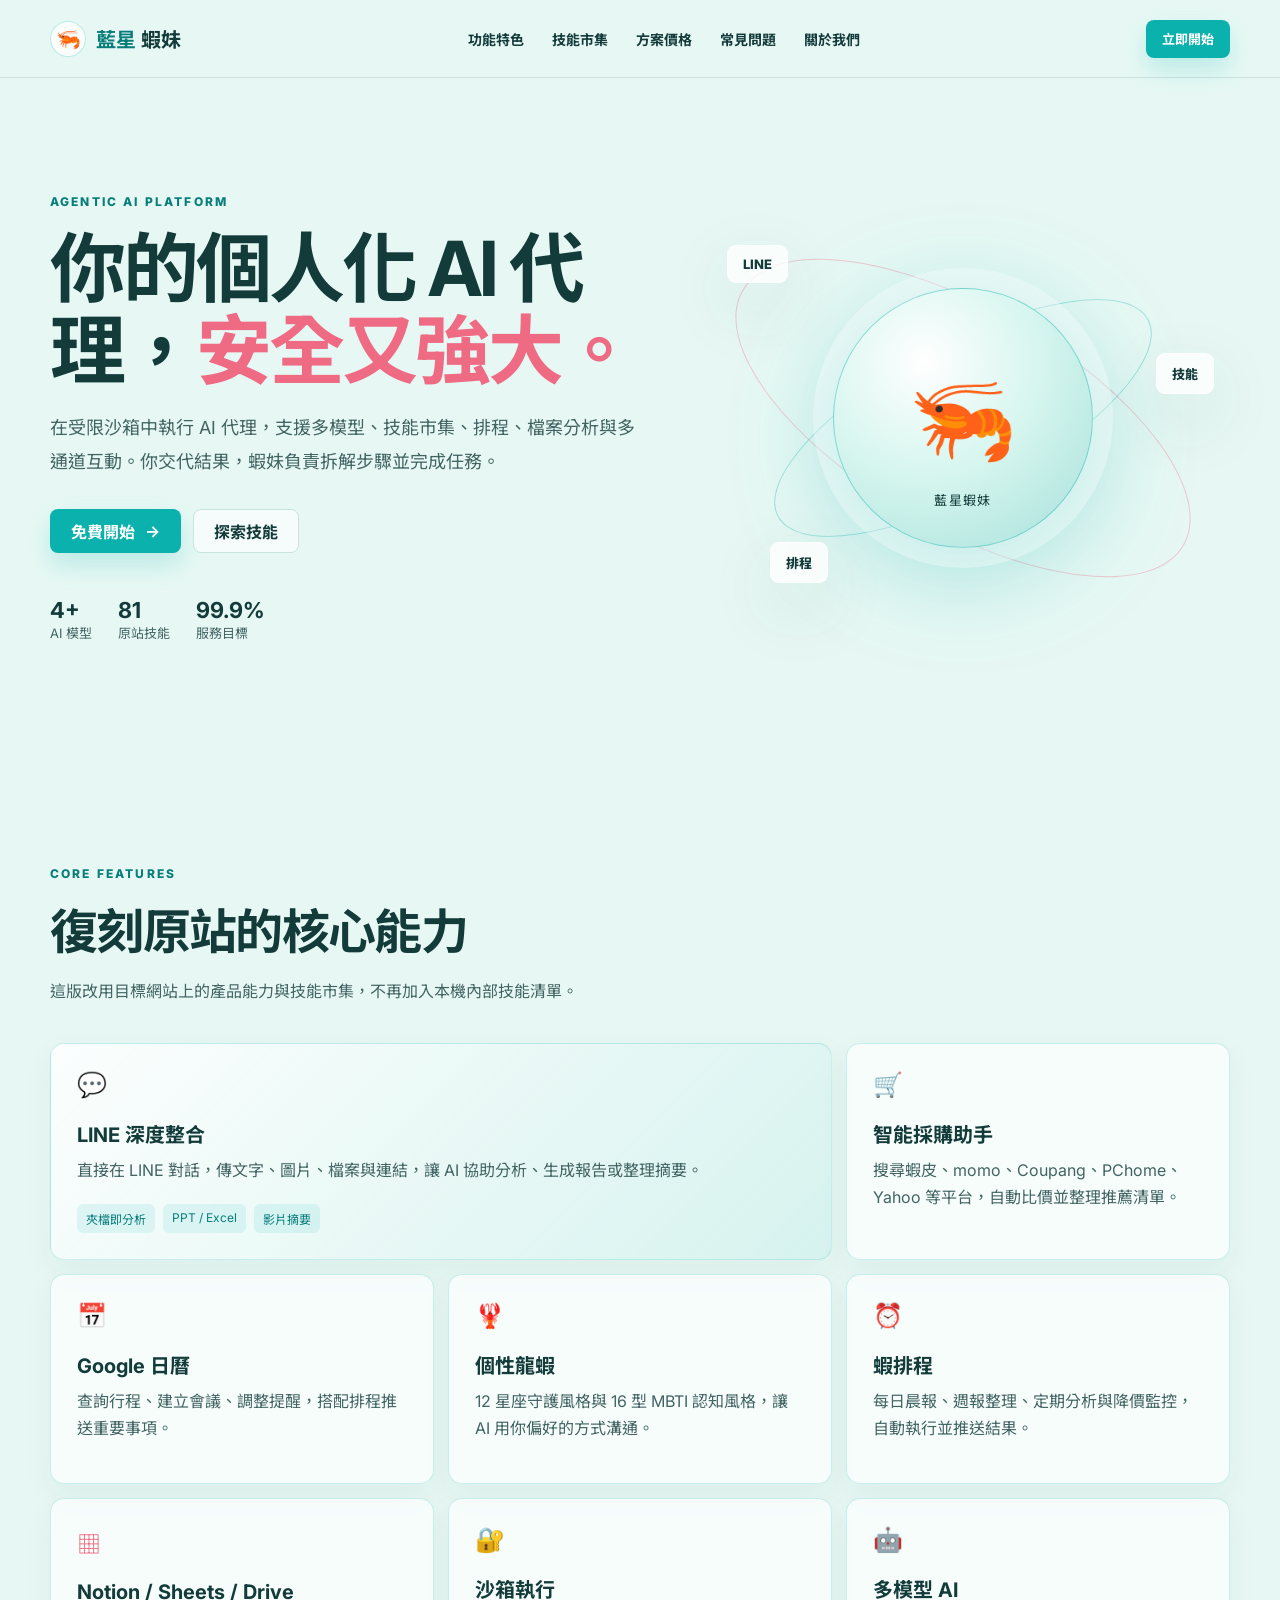
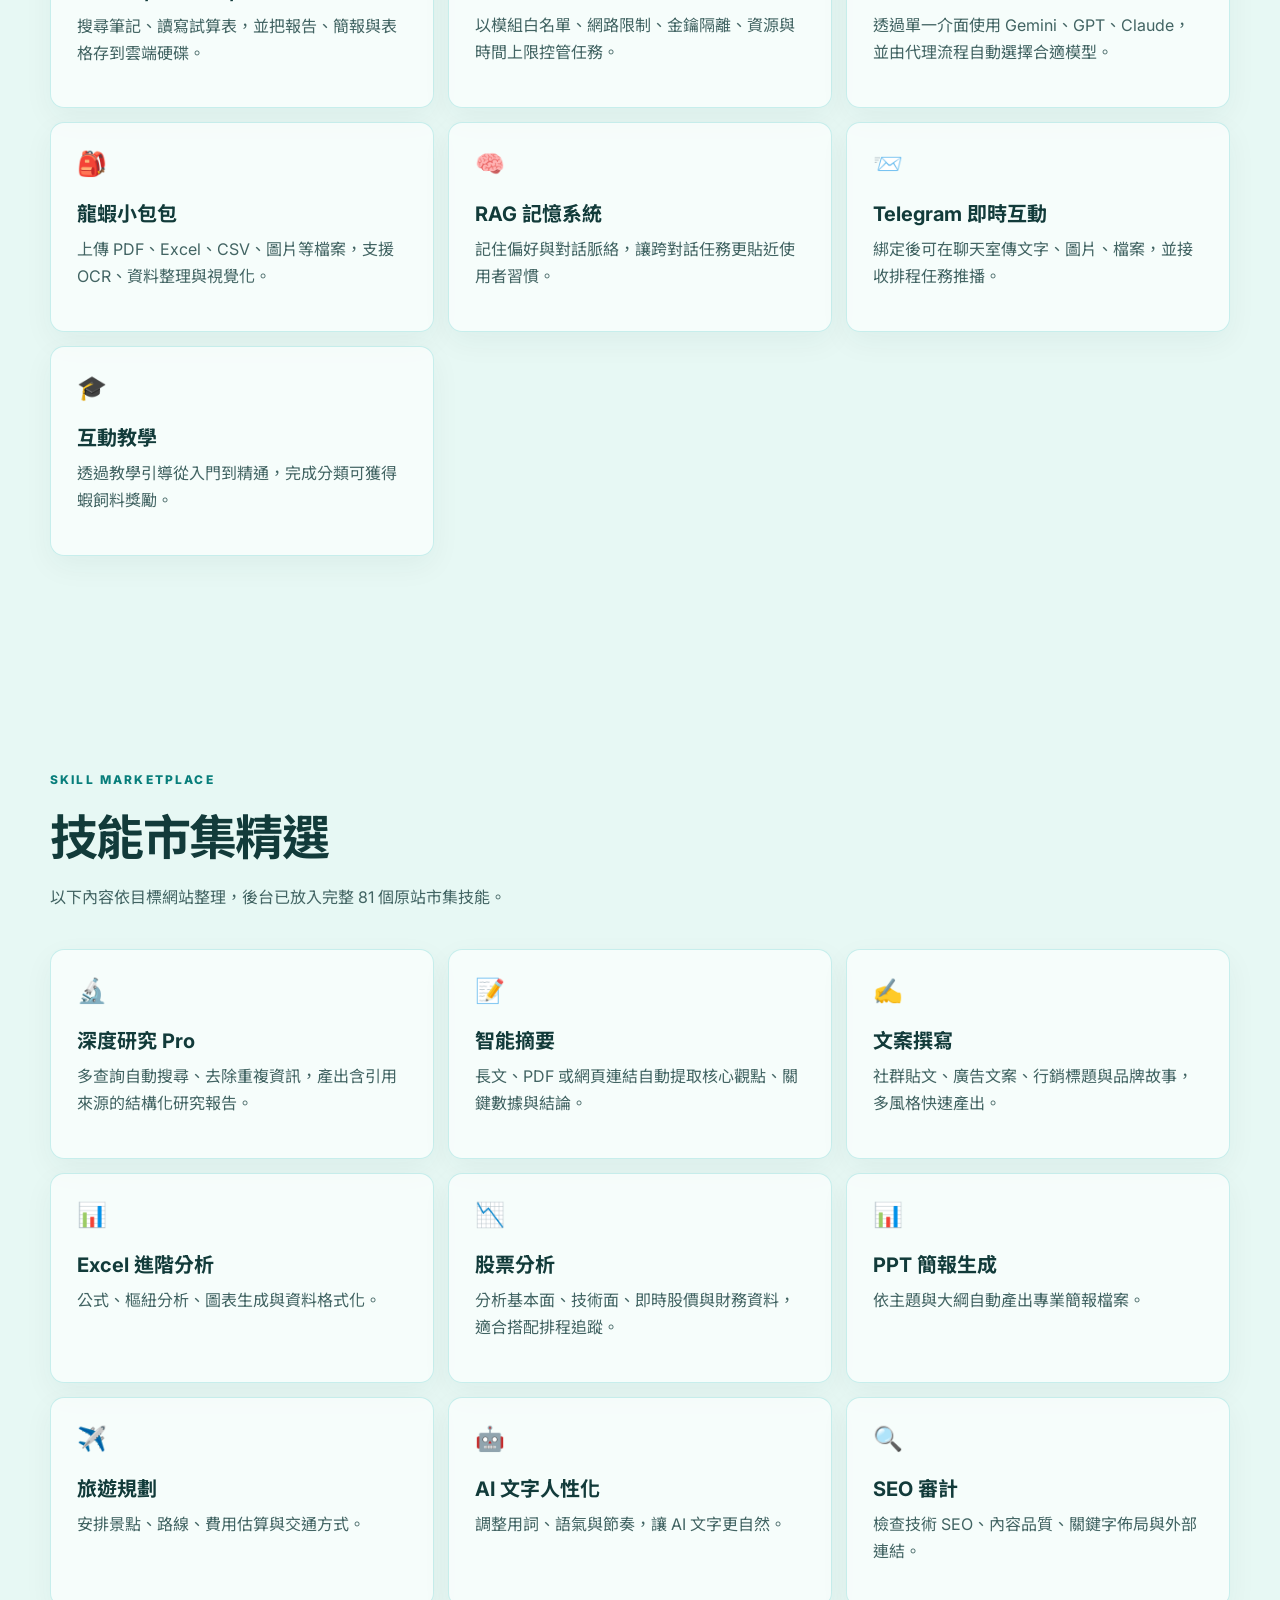
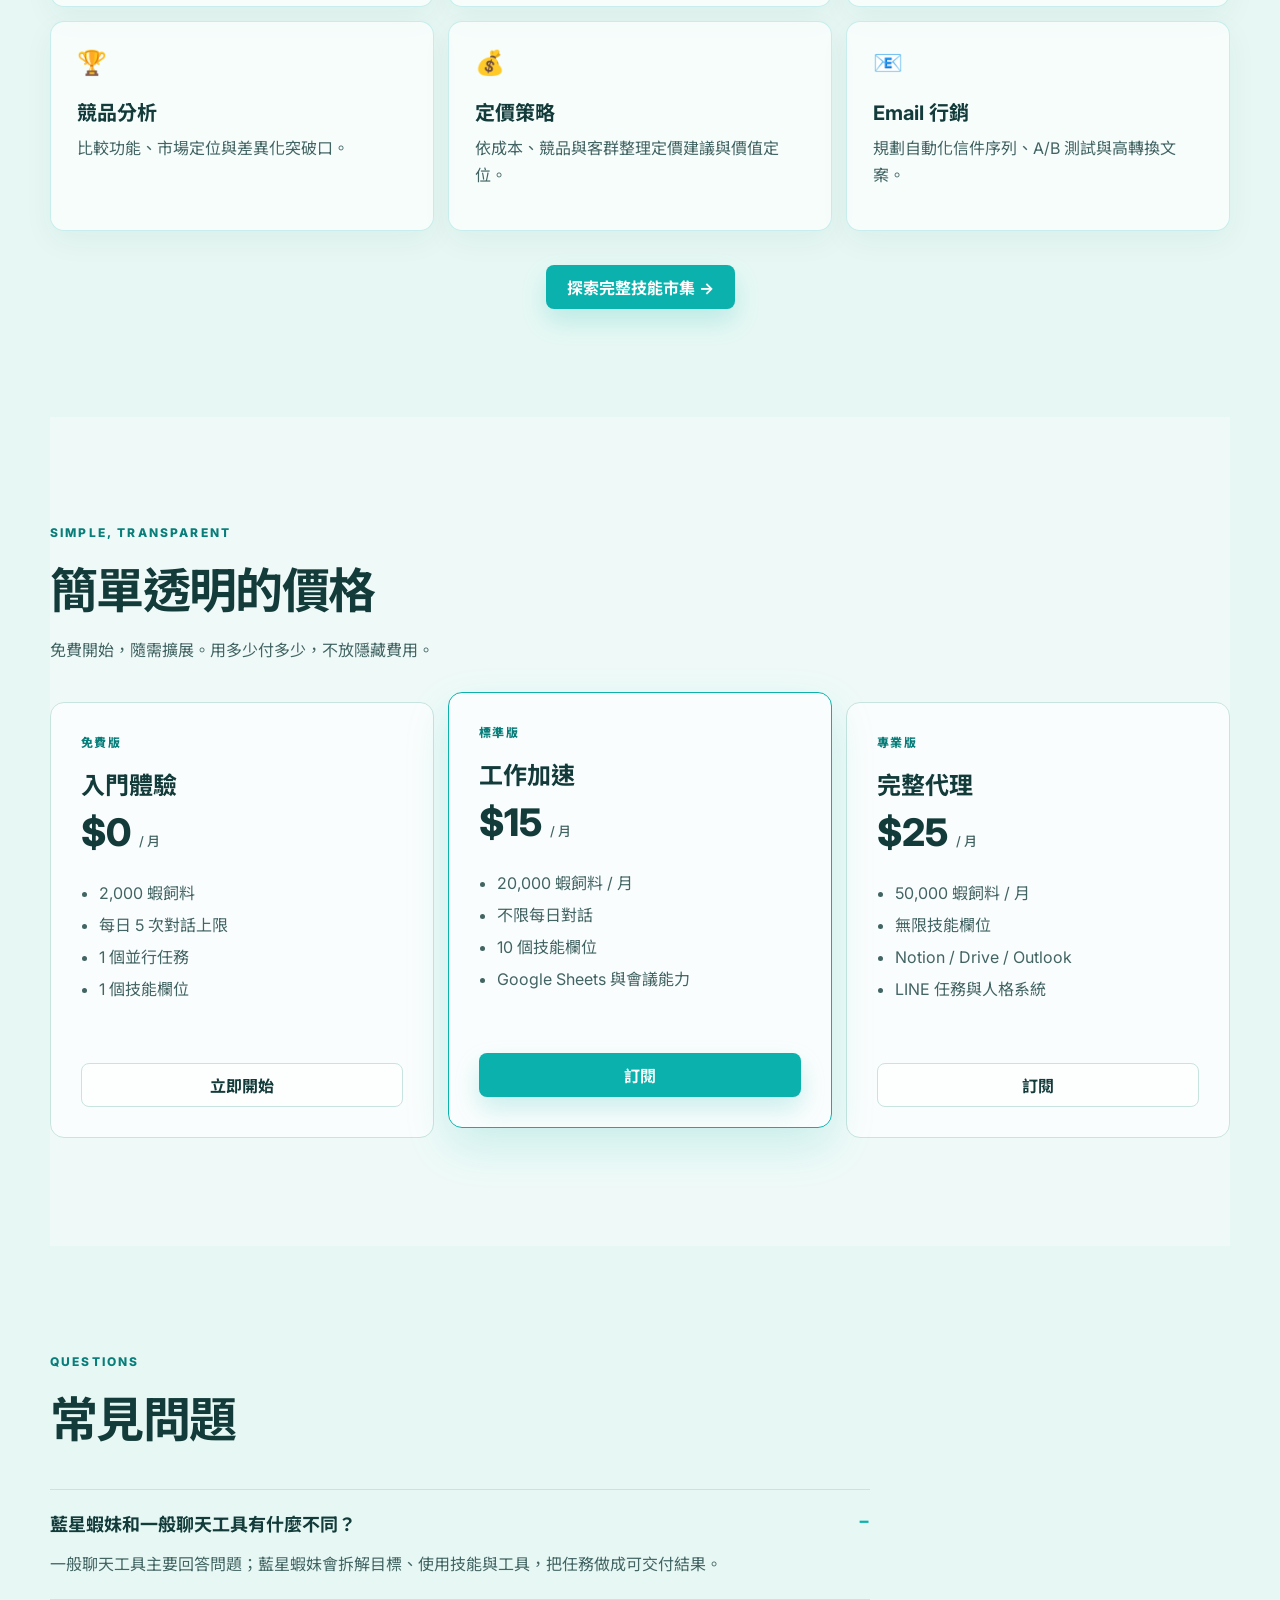
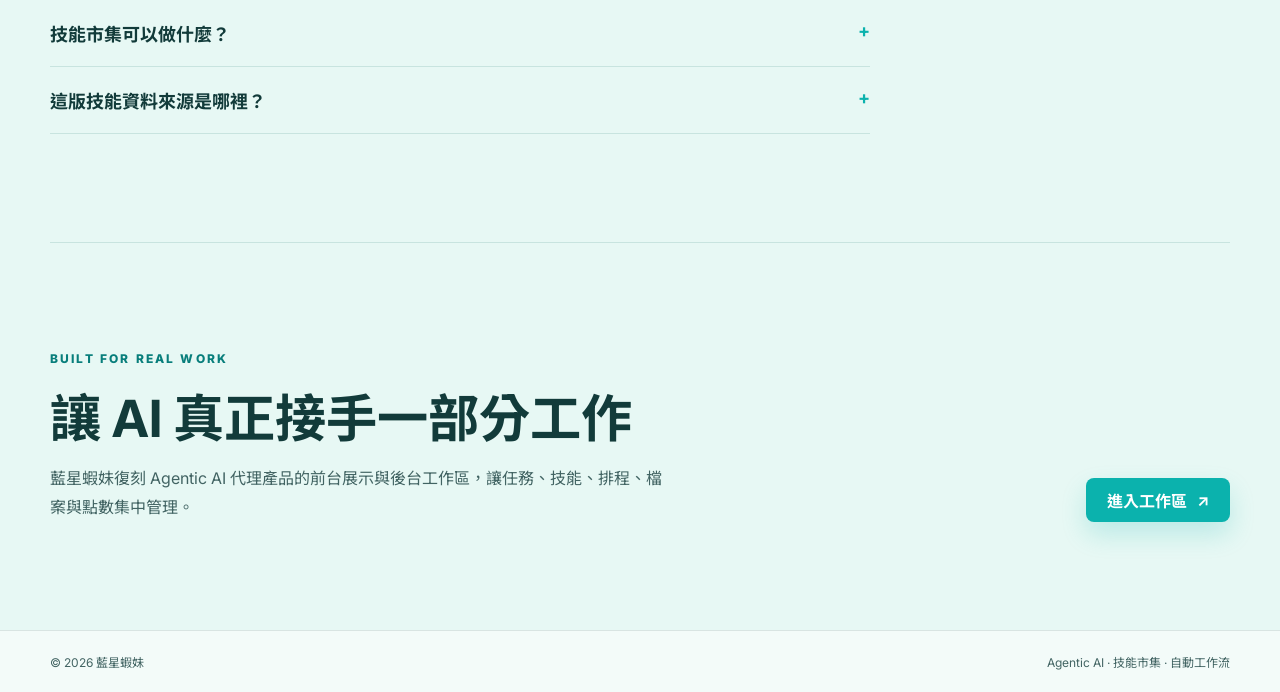
<file: index.html>
<!doctype html>
<html lang="zh-Hant">
<head>
  <meta charset="utf-8" />
  <meta name="viewport" content="width=device-width, initial-scale=1" />
  <title>藍星蝦妹｜Agentic AI 數位代理</title>
  <link rel="stylesheet" href="./styles.css" />
</head>
<body class="landing-page">
  <header class="site-header">
    <a class="brand" href="./index.html">
      <span class="brand-mark">🦐</span>
      <span><b>藍星</b> 蝦妹</span>
    </a>
    <nav class="top-nav" aria-label="主要導覽">
      <a href="#features">功能特色</a>
      <a href="#skills">技能市集</a>
      <a href="#pricing">方案價格</a>
      <a href="#faq">常見問題</a>
      <a href="#about">關於我們</a>
    </nav>
    <a class="button button-primary button-small" href="./app.html">立即開始</a>
  </header>

  <main>
    <section class="hero section-shell">
      <div class="hero-copy">
        <div class="eyebrow">AGENTIC AI PLATFORM</div>
        <h1>你的個人化 AI 代理，<span>安全又強大。</span></h1>
        <p>在受限沙箱中執行 AI 代理，支援多模型、技能市集、排程、檔案分析與多通道互動。你交代結果，蝦妹負責拆解步驟並完成任務。</p>
        <div class="hero-actions">
          <a class="button button-primary" href="./app.html">免費開始 <span aria-hidden="true">→</span></a>
          <a class="button button-ghost" href="#skills">探索技能</a>
        </div>
        <div class="hero-metrics">
          <span><strong>4+</strong> AI 模型</span>
          <span><strong>81</strong> 原站技能</span>
          <span><strong>99.9%</strong> 服務目標</span>
        </div>
      </div>
      <div class="hero-art" aria-label="藍星蝦妹智慧核心視覺">
        <div class="orbital orbital-one"></div>
        <div class="orbital orbital-two"></div>
        <div class="hero-orb">🦐<small>藍星蝦妹</small></div>
        <div class="float-chip chip-one">LINE</div>
        <div class="float-chip chip-two">技能</div>
        <div class="float-chip chip-three">排程</div>
      </div>
    </section>

    <section id="features" class="section-shell section-block">
      <div class="section-heading">
        <div class="eyebrow">CORE FEATURES</div>
        <h2>復刻原站的核心能力</h2>
        <p>這版改用目標網站上的產品能力與技能市集，不再加入本機內部技能清單。</p>
      </div>
      <div class="feature-grid">
        <article class="feature-card feature-card-wide"><span class="feature-icon">💬</span><h3>LINE 深度整合</h3><p>直接在 LINE 對話，傳文字、圖片、檔案與連結，讓 AI 協助分析、生成報告或整理摘要。</p><div class="feature-tags"><span>夾檔即分析</span><span>PPT / Excel</span><span>影片摘要</span></div></article>
        <article class="feature-card"><span class="feature-icon">🛒</span><h3>智能採購助手</h3><p>搜尋蝦皮、momo、Coupang、PChome、Yahoo 等平台，自動比價並整理推薦清單。</p></article>
        <article class="feature-card"><span class="feature-icon">📅</span><h3>Google 日曆</h3><p>查詢行程、建立會議、調整提醒，搭配排程推送重要事項。</p></article>
        <article class="feature-card"><span class="feature-icon">🦞</span><h3>個性龍蝦</h3><p>12 星座守護風格與 16 型 MBTI 認知風格，讓 AI 用你偏好的方式溝通。</p></article>
        <article class="feature-card"><span class="feature-icon">⏰</span><h3>蝦排程</h3><p>每日晨報、週報整理、定期分析與降價監控，自動執行並推送結果。</p></article>
        <article class="feature-card"><span class="feature-icon">▦</span><h3>Notion / Sheets / Drive</h3><p>搜尋筆記、讀寫試算表，並把報告、簡報與表格存到雲端硬碟。</p></article>
        <article class="feature-card"><span class="feature-icon">🔐</span><h3>沙箱執行</h3><p>以模組白名單、網路限制、金鑰隔離、資源與時間上限控管任務。</p></article>
        <article class="feature-card"><span class="feature-icon">🤖</span><h3>多模型 AI</h3><p>透過單一介面使用 Gemini、GPT、Claude，並由代理流程自動選擇合適模型。</p></article>
        <article class="feature-card"><span class="feature-icon">🎒</span><h3>龍蝦小包包</h3><p>上傳 PDF、Excel、CSV、圖片等檔案，支援 OCR、資料整理與視覺化。</p></article>
        <article class="feature-card"><span class="feature-icon">🧠</span><h3>RAG 記憶系統</h3><p>記住偏好與對話脈絡，讓跨對話任務更貼近使用者習慣。</p></article>
        <article class="feature-card"><span class="feature-icon">📨</span><h3>Telegram 即時互動</h3><p>綁定後可在聊天室傳文字、圖片、檔案，並接收排程任務推播。</p></article>
        <article class="feature-card"><span class="feature-icon">🎓</span><h3>互動教學</h3><p>透過教學引導從入門到精通，完成分類可獲得蝦飼料獎勵。</p></article>
      </div>
    </section>

    <section id="skills" class="section-shell section-block">
      <div class="section-heading">
        <div class="eyebrow">SKILL MARKETPLACE</div>
        <h2>技能市集精選</h2>
        <p>以下內容依目標網站整理，後台已放入完整 81 個原站市集技能。</p>
      </div>
      <div class="feature-grid">
        <article class="feature-card"><span class="feature-icon">🔬</span><h3>深度研究 Pro</h3><p>多查詢自動搜尋、去除重複資訊，產出含引用來源的結構化研究報告。</p></article>
        <article class="feature-card"><span class="feature-icon">📝</span><h3>智能摘要</h3><p>長文、PDF 或網頁連結自動提取核心觀點、關鍵數據與結論。</p></article>
        <article class="feature-card"><span class="feature-icon">✍️</span><h3>文案撰寫</h3><p>社群貼文、廣告文案、行銷標題與品牌故事，多風格快速產出。</p></article>
        <article class="feature-card"><span class="feature-icon">📊</span><h3>Excel 進階分析</h3><p>公式、樞紐分析、圖表生成與資料格式化。</p></article>
        <article class="feature-card"><span class="feature-icon">📉</span><h3>股票分析</h3><p>分析基本面、技術面、即時股價與財務資料，適合搭配排程追蹤。</p></article>
        <article class="feature-card"><span class="feature-icon">📊</span><h3>PPT 簡報生成</h3><p>依主題與大綱自動產出專業簡報檔案。</p></article>
        <article class="feature-card"><span class="feature-icon">✈️</span><h3>旅遊規劃</h3><p>安排景點、路線、費用估算與交通方式。</p></article>
        <article class="feature-card"><span class="feature-icon">🤖</span><h3>AI 文字人性化</h3><p>調整用詞、語氣與節奏，讓 AI 文字更自然。</p></article>
        <article class="feature-card"><span class="feature-icon">🔍</span><h3>SEO 審計</h3><p>檢查技術 SEO、內容品質、關鍵字佈局與外部連結。</p></article>
        <article class="feature-card"><span class="feature-icon">🏆</span><h3>競品分析</h3><p>比較功能、市場定位與差異化突破口。</p></article>
        <article class="feature-card"><span class="feature-icon">💰</span><h3>定價策略</h3><p>依成本、競品與客群整理定價建議與價值定位。</p></article>
        <article class="feature-card"><span class="feature-icon">📧</span><h3>Email 行銷</h3><p>規劃自動化信件序列、A/B 測試與高轉換文案。</p></article>
      </div>
      <div class="center-action"><a class="button button-primary" href="./app.html">探索完整技能市集 →</a></div>
    </section>

    <section id="pricing" class="section-shell section-block pricing-section">
      <div class="section-heading"><div class="eyebrow">SIMPLE, TRANSPARENT</div><h2>簡單透明的價格</h2><p>免費開始，隨需擴展。用多少付多少，不放隱藏費用。</p></div>
      <div class="pricing-grid">
        <article class="price-card"><div class="price-label">免費版</div><h3>入門體驗</h3><div class="price">$0 <small>/ 月</small></div><ul><li>2,000 蝦飼料</li><li>每日 5 次對話上限</li><li>1 個並行任務</li><li>1 個技能欄位</li></ul><a class="button button-ghost" href="./app.html">立即開始</a></article>
        <article class="price-card price-card-featured"><div class="price-label">標準版</div><h3>工作加速</h3><div class="price">$15 <small>/ 月</small></div><ul><li>20,000 蝦飼料 / 月</li><li>不限每日對話</li><li>10 個技能欄位</li><li>Google Sheets 與會議能力</li></ul><a class="button button-primary" href="./app.html">訂閱</a></article>
        <article class="price-card"><div class="price-label">專業版</div><h3>完整代理</h3><div class="price">$25 <small>/ 月</small></div><ul><li>50,000 蝦飼料 / 月</li><li>無限技能欄位</li><li>Notion / Drive / Outlook</li><li>LINE 任務與人格系統</li></ul><a class="button button-ghost" href="./app.html">訂閱</a></article>
      </div>
    </section>

    <section id="faq" class="section-shell section-block faq-section">
      <div class="section-heading"><div class="eyebrow">QUESTIONS</div><h2>常見問題</h2></div>
      <div class="faq-list">
        <details open><summary>藍星蝦妹和一般聊天工具有什麼不同？</summary><p>一般聊天工具主要回答問題；藍星蝦妹會拆解目標、使用技能與工具，把任務做成可交付結果。</p></details>
        <details><summary>技能市集可以做什麼？</summary><p>可安裝研究、文案、財經、SEO、簡報、文件、旅遊、健康、程式等技能，依任務自動搭配使用。</p></details>
        <details><summary>這版技能資料來源是哪裡？</summary><p>技能清單取自你指定的珍妮 CLAW 龍蝦網站公開市集資料，不再附上本機內部技能。</p></details>
      </div>
    </section>

    <section id="about" class="section-shell section-block about-section">
      <div><div class="eyebrow">BUILT FOR REAL WORK</div><h2>讓 AI 真正接手一部分工作</h2><p>藍星蝦妹復刻 Agentic AI 代理產品的前台展示與後台工作區，讓任務、技能、排程、檔案與點數集中管理。</p></div>
      <a class="button button-primary" href="./app.html">進入工作區 <span aria-hidden="true">↗</span></a>
    </section>
  </main>

  <footer class="site-footer"><div class="section-shell footer-inner"><span>© 2026 藍星蝦妹</span><span>Agentic AI · 技能市集 · 自動工作流</span></div></footer>
</body>
</html>
</file>
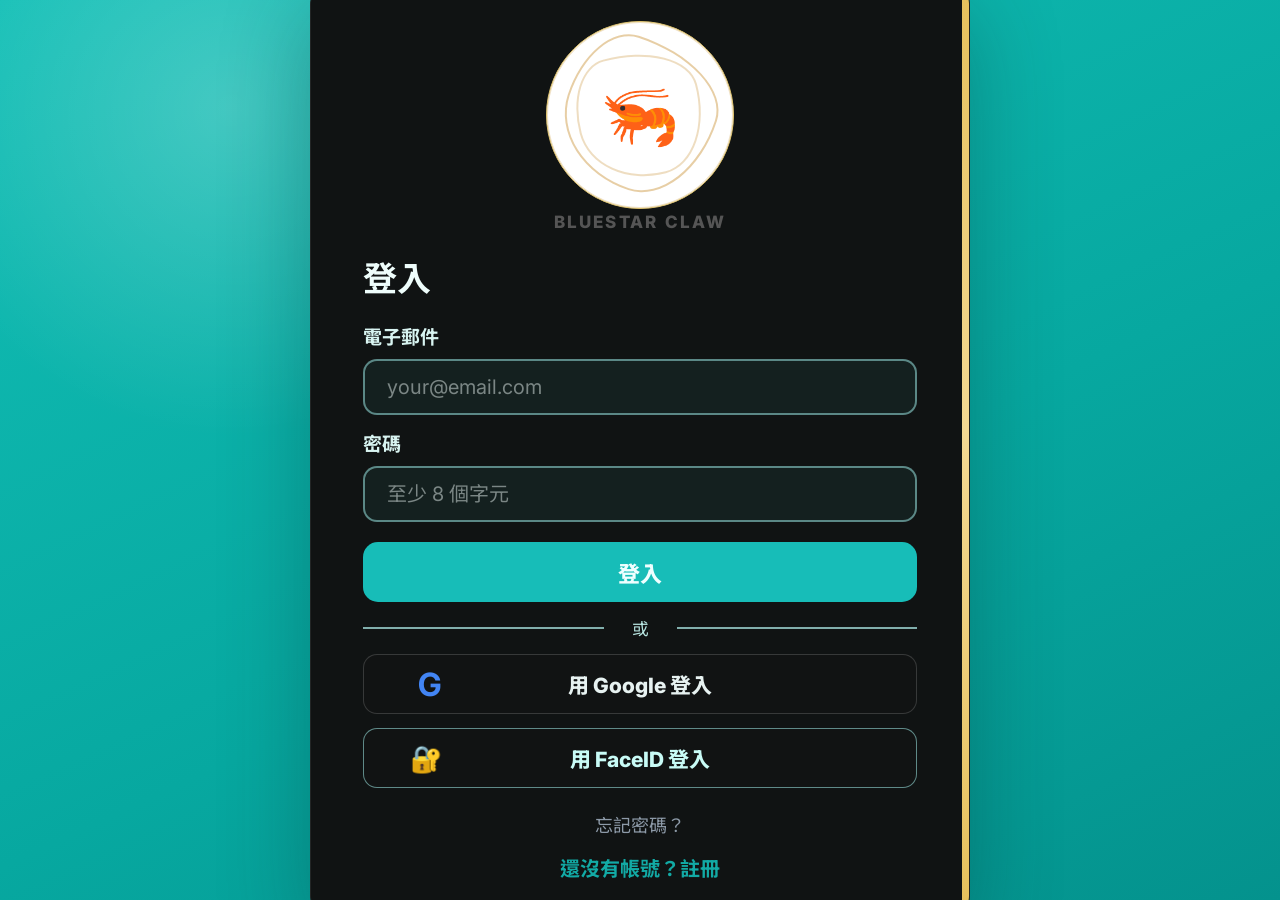
<file: app.html>
<!doctype html>
<html lang="zh-Hant">
<head>
  <meta charset="utf-8" />
  <meta name="viewport" content="width=device-width, initial-scale=1" />
  <title>藍星蝦妹｜工作區</title>
  <link rel="stylesheet" href="styles.css" />
</head>
<body class="app-page">
  <div id="app-shell" class="app-shell">
    <aside class="sidebar">
      <a class="brand brand-sidebar" href="./"><span class="brand-mark">🦐</span><span><b>藍星</b> 蝦妹</span></a>
      <nav class="side-nav" aria-label="工作區">
        <div class="nav-label">工作區</div>
        <button class="nav-item active" data-view="tasks"><span>▣</span>蝦任務</button>
        <button class="nav-item" data-view="skills"><span>◇</span>蝦技能</button>
        <button class="nav-item" data-view="schedules"><span>◷</span>蝦排程</button>
        <button class="nav-item" data-view="files"><span>□</span>龍蝦小包包</button>
        <button class="nav-item" data-view="meeting"><span>◉</span>蝦會議</button>
        <button class="nav-item" data-view="cafe"><span>☕</span>蝦咖啡</button>
        <button class="nav-item" data-view="railway"><span>▥</span>蝦鐵路</button>
        <button class="nav-item" data-view="tracking"><span>⌁</span>追蹤中心</button>
        <div class="nav-label">帳戶與方案</div>
        <button class="nav-item" data-view="credits"><span>◉</span>蝦飼料</button>
        <button class="nav-item" data-view="pricing"><span>♛</span>訂閱方案</button>
        <button class="nav-item" data-view="unlock"><span>◇</span>功能解鎖</button>
        <button class="nav-item" data-view="enterprise"><span>▤</span>企業／團隊</button>
        <div class="nav-label">支援與設定</div>
        <button class="nav-item" data-view="tutorials"><span>◎</span>蝦教室</button>
        <button class="nav-item" data-view="support"><span>✉</span>站內客服中心</button>
        <button class="nav-item" data-view="settings"><span>⚙</span>蝦設定</button>
        <button class="nav-item" data-view="admin"><span>▥</span>管理總覽</button>
      </nav>
      <button id="logout" class="logout-button">↪ 登出</button>
    </aside>

    <div class="app-main">
      <header class="app-header">
        <div class="mobile-title"><span class="brand-mark">🦐</span>藍星蝦妹</div>
        <div class="header-spacer"></div>
        <span id="credit-pill" class="credit-pill">蝦飼料：載入中</span>
        <button id="profile-button" class="profile-button"><span id="avatar">藍</span><span id="profile-name">主人</span><span>⌄</span></button>
      </header>
      <main id="view-root" class="view-root"></main>
    </div>
  </div>

  <div id="toast" class="toast" role="status"></div>
  <div id="modal-root"></div>
  <script src="app.js"></script>
</body>
</html>
</file>
<file: styles.css>
@import url("https://fonts.googleapis.com/css2?family=Inter:wght@400;500;600;700;800&family=Noto+Sans+TC:wght@400;500;600;700;800&display=swap");

:root {
  --ink: #123b3a;
  --ink-soft: #426463;
  --teal: #0bb2ad;
  --teal-deep: #087e7b;
  --mint: #e7f8f4;
  --mint-strong: #ccefeb;
  --paper: #fbfffd;
  --line: #c8e4df;
  --coral: #ef6b83;
  --gold: #d3a75c;
  --shadow: 0 24px 70px rgba(16, 73, 69, .12);
  --radius: 14px;
  font-family: Inter, "Noto Sans TC", sans-serif;
  color: var(--ink);
  background: var(--mint);
}

* { box-sizing: border-box; }
html { scroll-behavior: smooth; }
body { margin: 0; min-width: 320px; background: var(--mint); color: var(--ink); }
button, input, textarea, select { font: inherit; }
button, a { -webkit-tap-highlight-color: transparent; }
a { color: inherit; text-decoration: none; }

.section-shell { width: min(1180px, calc(100% - 48px)); margin: 0 auto; }
.section-block { padding: 108px 0; }
.eyebrow { color: var(--teal-deep); font-size: 12px; font-weight: 800; letter-spacing: .18em; text-transform: uppercase; }
.button { display: inline-flex; align-items: center; justify-content: center; gap: 10px; min-height: 44px; border: 1px solid transparent; border-radius: 8px; padding: 0 20px; font-weight: 700; cursor: pointer; transition: .2s ease; }
.button-primary { background: var(--teal); color: #fff; box-shadow: 0 12px 26px rgba(11,178,173,.2); }
.button-primary:hover { background: var(--teal-deep); transform: translateY(-2px); }
.button-ghost { border-color: var(--line); background: rgba(255,255,255,.64); color: var(--ink); }
.button-ghost:hover { border-color: var(--teal); color: var(--teal-deep); }
.button-small { min-height: 38px; padding: 0 15px; font-size: 13px; }

.site-header { position: sticky; top: 0; z-index: 10; display: flex; align-items: center; gap: 34px; min-height: 78px; padding: 0 max(24px, calc((100vw - 1180px) / 2)); border-bottom: 1px solid rgba(18,59,58,.12); background: rgba(231,248,244,.9); backdrop-filter: blur(18px); }
.brand { display: inline-flex; align-items: center; gap: 10px; color: var(--ink); font-size: 20px; font-weight: 700; white-space: nowrap; }
.brand b { color: var(--teal-deep); }
.brand-mark { display: inline-grid; place-items: center; width: 36px; height: 36px; border: 1px solid rgba(11,178,173,.26); border-radius: 50%; background: rgba(255,255,255,.75); font-size: 20px; }
.top-nav { display: flex; align-items: center; justify-content: center; gap: 28px; flex: 1; font-size: 14px; font-weight: 700; }
.top-nav a:hover { color: var(--teal-deep); }

.hero { display: grid; grid-template-columns: 1.05fr .95fr; align-items: center; min-height: 680px; gap: 54px; }
.hero-copy h1 { max-width: 690px; margin: 18px 0 20px; font-size: clamp(42px, 6vw, 76px); line-height: 1.08; letter-spacing: -.04em; }
.hero-copy h1 span { color: var(--coral); }
.hero-copy p { max-width: 590px; margin: 0; color: var(--ink-soft); font-size: 18px; line-height: 1.9; }
.hero-actions { display: flex; gap: 12px; margin-top: 30px; }
.hero-metrics { display: flex; flex-wrap: wrap; gap: 26px; margin-top: 44px; color: var(--ink-soft); font-size: 13px; }
.hero-metrics strong { display: block; color: var(--ink); font-size: 22px; }
.hero-art { position: relative; min-height: 490px; display: grid; place-items: center; }
.hero-orb { position: relative; z-index: 2; display: grid; place-items: center; width: 260px; height: 260px; border: 1px solid rgba(11,178,173,.42); border-radius: 50%; background: radial-gradient(circle at 35% 28%, #fff, #d4f5ee 48%, #a6dfda); box-shadow: 0 0 0 20px rgba(255,255,255,.32), 0 20px 100px rgba(11,178,173,.35); font-size: 88px; animation: breathe 4s ease-in-out infinite; }
.hero-orb small { position: absolute; bottom: 38px; color: var(--ink); font-size: 13px; letter-spacing: .08em; }
.orbital { position: absolute; width: 420px; height: 150px; border: 1px solid rgba(11,178,173,.35); border-radius: 50%; transform: rotate(-28deg); }
.orbital-two { width: 510px; height: 220px; transform: rotate(30deg); border-color: rgba(239,107,131,.35); }
.float-chip { position: absolute; z-index: 3; padding: 10px 15px; border: 1px solid rgba(255,255,255,.8); border-radius: 9px; background: rgba(255,255,255,.76); box-shadow: var(--shadow); color: var(--ink); font-size: 13px; font-weight: 800; }
.chip-one { top: 72px; left: 6%; }.chip-two { top: 180px; right: 3%; }.chip-three { bottom: 80px; left: 14%; }
@keyframes breathe { 50% { transform: translateY(-10px) scale(1.03); } }

.section-heading { max-width: 690px; margin-bottom: 38px; }
.section-heading h2 { margin: 12px 0 14px; font-size: clamp(30px, 4vw, 48px); letter-spacing: -.035em; }
.section-heading p { margin: 0; color: var(--ink-soft); line-height: 1.75; }
.feature-grid { display: grid; grid-template-columns: repeat(3, 1fr); gap: 14px; }
.feature-card { min-height: 210px; padding: 26px; border: 1px solid rgba(11,178,173,.2); border-radius: var(--radius); background: rgba(255,255,255,.64); box-shadow: 0 10px 30px rgba(18,59,58,.05); }
.feature-card-wide { grid-column: span 2; background: linear-gradient(135deg, rgba(255,255,255,.85), rgba(204,239,235,.62)); }
.feature-icon { color: var(--coral); font-size: 24px; }
.feature-card h3 { margin: 20px 0 9px; font-size: 20px; }
.feature-card p { margin: 0; color: var(--ink-soft); line-height: 1.7; }
.feature-tags { display: flex; flex-wrap: wrap; gap: 8px; margin-top: 20px; }
.feature-tags span { padding: 6px 9px; border-radius: 6px; background: rgba(11,178,173,.1); color: var(--teal-deep); font-size: 12px; }
.center-action { display: flex; justify-content: center; margin-top: 34px; }

.pricing-section { background: rgba(255,255,255,.3); }
.pricing-grid { display: grid; grid-template-columns: repeat(3, 1fr); gap: 14px; }
.price-card { padding: 30px; border: 1px solid var(--line); border-radius: var(--radius); background: rgba(255,255,255,.72); }
.price-card-featured { border-color: var(--teal); box-shadow: 0 18px 45px rgba(11,178,173,.16); transform: translateY(-10px); }
.price-label { color: var(--teal-deep); font-size: 12px; font-weight: 800; letter-spacing: .12em; text-transform: uppercase; }
.price-card h3 { margin: 16px 0 8px; font-size: 24px; }
.price { font-size: 38px; font-weight: 800; }
.price small { color: var(--ink-soft); font-size: 13px; font-weight: 500; }
.price-card ul { min-height: 164px; margin: 22px 0; padding-left: 18px; color: var(--ink-soft); line-height: 2; }
.price-card .button { width: 100%; }

.faq-list { max-width: 820px; }
details { border-top: 1px solid var(--line); padding: 20px 0; }
details:last-child { border-bottom: 1px solid var(--line); }
summary { cursor: pointer; font-size: 18px; font-weight: 700; list-style: none; }
summary::-webkit-details-marker { display: none; }
summary::after { content: "+"; float: right; color: var(--teal); }
details[open] summary::after { content: "−"; }
details p { max-width: 720px; margin: 14px 0 0; color: var(--ink-soft); line-height: 1.8; }
.about-section { display: flex; align-items: end; justify-content: space-between; gap: 32px; border-top: 1px solid var(--line); }
.about-section h2 { max-width: 590px; margin: 12px 0; font-size: clamp(30px, 4vw, 52px); }
.about-section p { max-width: 620px; margin: 0; color: var(--ink-soft); line-height: 1.8; }
.site-footer { border-top: 1px solid rgba(18,59,58,.12); background: rgba(255,255,255,.52); }
.footer-inner { display: flex; justify-content: space-between; gap: 20px; padding: 22px 0; color: var(--ink-soft); font-size: 12px; }

.app-page { min-height: 100vh; background: #eff9f6; }
.app-shell { display: flex; min-height: 100vh; }
.sidebar { position: sticky; top: 0; display: flex; flex: 0 0 244px; flex-direction: column; height: 100vh; padding: 24px 14px 18px; border-right: 1px solid var(--line); background: rgba(255,255,255,.78); }
.brand-sidebar { padding: 0 10px 28px; font-size: 18px; }
.side-nav { overflow: auto; flex: 1; }
.nav-label { margin: 17px 10px 7px; color: #7a9895; font-size: 10px; font-weight: 800; letter-spacing: .16em; text-transform: uppercase; }
.nav-item { display: flex; align-items: center; gap: 12px; width: 100%; border: 0; border-radius: 8px; padding: 11px 12px; background: transparent; color: var(--ink-soft); text-align: left; cursor: pointer; }
.nav-item span { width: 22px; color: var(--teal-deep); text-align: center; font-size: 18px; }
.nav-item:hover, .nav-item.active { background: var(--mint); color: var(--ink); font-weight: 700; }
.logout-button { width: 100%; border: 0; border-top: 1px solid var(--line); padding: 17px 10px 4px; background: transparent; color: var(--ink-soft); text-align: left; cursor: pointer; }
.app-main { min-width: 0; flex: 1; }
.app-header { position: sticky; top: 0; z-index: 4; display: flex; align-items: center; min-height: 72px; padding: 0 34px; border-bottom: 1px solid var(--line); background: rgba(239,249,246,.9); backdrop-filter: blur(18px); }
.header-spacer { flex: 1; }
.mobile-title { display: none; font-weight: 800; }
.credit-pill { margin-right: 18px; padding: 8px 12px; border: 1px solid var(--mint-strong); border-radius: 999px; background: #fff; color: var(--teal-deep); font-size: 12px; font-weight: 800; }
.profile-button { display: flex; align-items: center; gap: 9px; border: 0; background: transparent; color: var(--ink); cursor: pointer; font-weight: 700; }
#avatar { display: grid; place-items: center; width: 32px; height: 32px; border-radius: 50%; background: var(--coral); color: #fff; }
.view-root { width: min(1180px, calc(100% - 68px)); margin: 0 auto; padding: 48px 0 70px; }
.view-header { display: flex; align-items: end; justify-content: space-between; gap: 20px; margin-bottom: 26px; }
.view-kicker { color: var(--teal-deep); font-size: 11px; font-weight: 800; letter-spacing: .18em; text-transform: uppercase; }
.view-header h1 { margin: 8px 0 4px; font-size: clamp(28px, 4vw, 48px); letter-spacing: -.04em; }
.view-header p { margin: 0; color: var(--ink-soft); }
.dashboard-grid { display: grid; grid-template-columns: repeat(4, 1fr); gap: 12px; margin-bottom: 26px; }
.stat-card { padding: 20px; border: 1px solid var(--line); border-radius: 12px; background: rgba(255,255,255,.75); }
.stat-card small { color: var(--ink-soft); }
.stat-card strong { display: block; margin-top: 10px; font-size: 32px; }
.content-grid { display: grid; grid-template-columns: 1.35fr .65fr; gap: 16px; }
.panel { border: 1px solid var(--line); border-radius: 12px; background: rgba(255,255,255,.76); overflow: hidden; }
.panel-heading { display: flex; align-items: center; justify-content: space-between; gap: 12px; padding: 19px 20px; border-bottom: 1px solid var(--line); }
.panel-heading h2 { margin: 0; font-size: 18px; }
.panel-body { padding: 20px; }
.task-row, .list-row { display: flex; align-items: center; justify-content: space-between; gap: 16px; padding: 16px 20px; border-bottom: 1px solid rgba(200,228,223,.72); }
.task-row:last-child, .list-row:last-child { border-bottom: 0; }
.task-title { font-weight: 700; }
.task-meta { margin-top: 5px; color: var(--ink-soft); font-size: 12px; }
.status { display: inline-flex; align-items: center; padding: 5px 9px; border-radius: 999px; font-size: 11px; font-weight: 800; white-space: nowrap; }
.status-completed { background: #ddf4e9; color: #2e7d58; }.status-running { background: #e0f3f7; color: #167991; }.status-queued { background: #fff3d9; color: #9c7023; }
.activity-item { display: flex; gap: 10px; padding: 12px 0; border-bottom: 1px solid rgba(200,228,223,.72); font-size: 13px; line-height: 1.5; }
.activity-item:last-child { border: 0; }
.activity-dot { width: 8px; height: 8px; margin-top: 6px; border-radius: 50%; background: var(--teal); flex: 0 0 auto; }
.activity-item small { display: block; margin-top: 4px; color: var(--ink-soft); }
.table-wrap { overflow: auto; }
.data-table { width: 100%; border-collapse: collapse; }
.data-table th, .data-table td { padding: 15px 20px; border-bottom: 1px solid rgba(200,228,223,.72); text-align: left; white-space: nowrap; }
.data-table th { color: var(--ink-soft); font-size: 11px; letter-spacing: .08em; text-transform: uppercase; }
.data-table td { font-size: 13px; }
.data-table tr:last-child td { border-bottom: 0; }
.skill-grid { display: grid; grid-template-columns: repeat(3, 1fr); gap: 14px; }
.skill-card { display: flex; flex-direction: column; min-height: 190px; padding: 20px; border: 1px solid var(--line); border-radius: 12px; background: rgba(255,255,255,.76); }
.skill-grid-detailed { align-items: stretch; }
.skill-toolbar { display: grid; grid-template-columns: minmax(250px, 360px) 1fr; gap: 16px; margin-bottom: 16px; padding: 18px; }
.skill-search { display: grid; gap: 7px; }
.skill-search label { color: var(--ink-soft); font-size: 12px; font-weight: 800; }
.skill-search input { width: 100%; border: 1px solid var(--line); border-radius: 8px; padding: 11px 12px; background: #fbfffe; color: var(--ink); outline: 0; }
.segmented { display: flex; align-items: center; flex-wrap: wrap; gap: 8px; }
.segmented-button { border: 1px solid var(--line); border-radius: 8px; padding: 9px 12px; background: rgba(255,255,255,.68); color: var(--ink-soft); cursor: pointer; font-size: 12px; font-weight: 800; }
.segmented-button.active, .segmented-button:hover { border-color: var(--teal); background: var(--mint); color: var(--teal-deep); }
.skill-summary { display: grid; grid-template-columns: repeat(4, 1fr); gap: 12px; margin-bottom: 16px; }
.skill-card-detailed { min-height: 330px; }
.skill-card-top { display: flex; align-items: flex-start; gap: 14px; }
.skill-order { color: #789795; font-size: 11px; font-weight: 800; letter-spacing: .04em; }
.skill-card-top h3 { margin: 3px 0 0; }
.skill-section { margin-top: 16px; }
.skill-section strong { display: block; margin-bottom: 7px; font-size: 12px; color: var(--ink); }
.skill-section ul { margin: 0; padding-left: 18px; color: var(--ink-soft); font-size: 12px; line-height: 1.65; }
.skill-pro-card { background: linear-gradient(135deg, rgba(255,255,255,.78), rgba(255,246,222,.72)); border-color: rgba(211,167,92,.42); }
.skill-icon { color: var(--coral); font-size: 28px; }
.skill-card h3 { margin: 15px 0 7px; font-size: 17px; }
.skill-card p { margin: 0; color: var(--ink-soft); font-size: 13px; line-height: 1.6; }
.skill-footer { display: flex; align-items: center; justify-content: space-between; gap: 10px; margin-top: auto; padding-top: 18px; }
.tag { display: inline-flex; padding: 4px 8px; border-radius: 5px; background: var(--mint); color: var(--teal-deep); font-size: 11px; }
.text-button { border: 0; background: transparent; color: var(--teal-deep); cursor: pointer; font-weight: 800; }
.settings-grid { display: grid; grid-template-columns: 1fr 1fr; gap: 14px; }
.setting-block { padding: 22px; border: 1px solid var(--line); border-radius: 12px; background: rgba(255,255,255,.76); }
.setting-block h3 { margin: 0 0 16px; font-size: 16px; }
.field { display: grid; gap: 7px; margin-bottom: 15px; }
.field label { color: var(--ink-soft); font-size: 12px; font-weight: 700; }
.field input, .field textarea, .field select { width: 100%; border: 1px solid var(--line); border-radius: 8px; padding: 11px 12px; background: #fbfffe; color: var(--ink); outline: 0; }
.field textarea { min-height: 120px; resize: vertical; }
.toggle-row { display: flex; align-items: center; justify-content: space-between; gap: 16px; padding: 10px 0; color: var(--ink-soft); }
.toggle { position: relative; display: inline-flex; width: 42px; height: 23px; border: 0; border-radius: 999px; background: #b6d2cd; cursor: pointer; }
.toggle::after { content: ""; position: absolute; top: 3px; left: 3px; width: 17px; height: 17px; border-radius: 50%; background: #fff; transition: .2s; }
.toggle.on { background: var(--teal); }.toggle.on::after { left: 22px; }
.empty-state { padding: 45px 20px; color: var(--ink-soft); text-align: center; }
.progress-track { height: 9px; overflow: hidden; border-radius: 999px; background: var(--mint-strong); }
.progress-bar { height: 100%; border-radius: inherit; background: linear-gradient(90deg, var(--teal), var(--coral)); }
.toast { position: fixed; right: 26px; bottom: 26px; z-index: 20; max-width: 330px; padding: 13px 16px; border: 1px solid var(--line); border-radius: 9px; background: #fff; box-shadow: var(--shadow); opacity: 0; pointer-events: none; transform: translateY(15px); transition: .25s; }
.toast.show { opacity: 1; transform: translateY(0); }
.modal-backdrop { position: fixed; inset: 0; z-index: 10; display: grid; place-items: center; padding: 20px; background: rgba(18,59,58,.35); backdrop-filter: blur(8px); }
.modal { width: min(560px, 100%); border: 1px solid var(--line); border-radius: 14px; background: var(--paper); box-shadow: var(--shadow); }
.modal-heading { display: flex; justify-content: space-between; gap: 12px; padding: 22px 24px; border-bottom: 1px solid var(--line); }
.modal-heading h2 { margin: 0; font-size: 20px; }
.modal-close { border: 0; background: transparent; color: var(--ink-soft); cursor: pointer; font-size: 22px; }
.modal-body { padding: 24px; }
.modal-actions { display: flex; justify-content: end; gap: 10px; margin-top: 18px; }
.login-screen { position: fixed; inset: 0; z-index: 30; display: grid; place-items: center; overflow: auto; padding: 46px 18px; background: radial-gradient(circle at 18% 12%, rgba(255,255,255,.22), transparent 25%), linear-gradient(155deg, #12bfb6 0%, #07a8a0 58%, #04928d 100%); }
.login-card { position: relative; width: min(660px, 100%); border-radius: 22px; border: 1px solid rgba(255,255,255,.08); background: #101313; box-shadow: 0 30px 90px rgba(2,47,46,.32); color: #eaf8f6; overflow: hidden; }
.login-card::after { content: ""; position: absolute; top: 0; right: 0; width: 7px; height: 100%; background: linear-gradient(#f1c95f, #ffe39a 48%, #f1c95f); opacity: .95; }
.login-logo-panel { display: grid; justify-items: center; padding: 38px 52px 20px; }
.login-logo-rings { position: relative; display: grid; place-items: center; width: 188px; height: 188px; border: 1px solid #dfc36c; border-radius: 50%; background: #fff; color: #ef6b83; font-size: 64px; box-shadow: inset 0 0 0 1px rgba(211,167,92,.34); }
.login-logo-rings::before, .login-logo-rings::after { content: ""; position: absolute; inset: 18px; border: 2px solid rgba(211,167,92,.55); border-radius: 33% 67% 42% 58% / 52% 38% 62% 48%; transform: rotate(18deg); }
.login-logo-rings::after { inset: 30px; border-color: rgba(211,167,92,.38); transform: rotate(-15deg); }
.login-logo-rings span { position: relative; z-index: 1; }
.login-logo-title { margin-top: -70px; color: #4e4e4e; font-size: 23px; font-weight: 600; letter-spacing: .05em; pointer-events: none; }
.login-logo-subtitle { margin-top: 3px; color: #555; font-size: 17px; font-weight: 800; letter-spacing: .13em; pointer-events: none; }
.login-form { display: grid; gap: 14px; padding: 0 52px 34px; }
.login-form h1 { margin: 0 0 7px; color: #eefdfb; font-size: 34px; letter-spacing: 0; }
.login-field { display: grid; gap: 10px; }
.login-field label { color: #d8f4f1; font-size: 19px; font-weight: 700; }
.login-field input { height: 56px; width: 100%; border: 2px solid rgba(144,212,208,.58); border-radius: 14px; padding: 0 22px; background: #14201f; color: #f6fffe; outline: 0; font-size: 20px; }
.login-field input::placeholder { color: rgba(236,246,245,.48); }
.login-field input:focus { border-color: #20c9c3; box-shadow: 0 0 0 4px rgba(32,201,195,.14); }
.login-primary { height: 60px; margin-top: 6px; border: 0; border-radius: 15px; background: #17bdb8; color: #efffff; cursor: pointer; font-size: 22px; font-weight: 800; transition: .2s ease; }
.login-primary:hover { background: #14aaa5; transform: translateY(-1px); }
.login-divider { display: grid; grid-template-columns: 1fr auto 1fr; align-items: center; gap: 28px; color: #b8e6e2; font-size: 20px; }
.login-divider span { height: 2px; background: rgba(161,220,216,.78); }
.login-provider { display: grid; grid-template-columns: 72px 1fr 72px; align-items: center; min-height: 60px; border: 1px solid rgba(255,255,255,.16); border-radius: 14px; background: #111313; color: #e7f2f1; cursor: pointer; font-size: 21px; font-weight: 800; }
.login-provider strong { justify-self: end; color: #4285f4; font-size: 32px; }
.login-provider-accent { border-color: rgba(144,212,208,.62); color: #c8fbf6; }
.login-provider-accent strong { color: #ffd84d; font-size: 26px; }
.login-link, .login-register { justify-self: center; border: 0; background: transparent; cursor: pointer; }
.login-link { margin-top: 8px; color: #8d9aa8; font-size: 18px; }
.login-register { color: #12aaa5; font-size: 20px; font-weight: 700; }

@media (max-width: 920px) {
  .top-nav { gap: 15px; font-size: 12px; }
  .hero { grid-template-columns: 1fr; min-height: auto; padding: 78px 0 40px; }
  .hero-art { min-height: 390px; }
  .feature-grid, .pricing-grid { grid-template-columns: repeat(2, 1fr); }
  .feature-card-wide { grid-column: auto; }
  .sidebar { flex-basis: 208px; }
  .dashboard-grid { grid-template-columns: repeat(2, 1fr); }
  .content-grid { grid-template-columns: 1fr; }
  .skill-grid, .skill-summary { grid-template-columns: repeat(2, 1fr); }
  .skill-toolbar { grid-template-columns: 1fr; }
}
@media (max-width: 680px) {
  .section-shell { width: min(100% - 30px, 1180px); }
  .site-header { gap: 12px; padding: 0 15px; }
  .top-nav { display: none; }
  .site-header .button { margin-left: auto; }
  .hero-copy h1 { font-size: 42px; }
  .hero-copy p { font-size: 16px; }
  .hero-art { transform: scale(.82); margin: -36px 0; }
  .section-block { padding: 72px 0; }
  .feature-grid, .pricing-grid, .skill-grid, .skill-summary, .settings-grid { grid-template-columns: 1fr; }
  .price-card-featured { transform: none; }
  .about-section { align-items: start; flex-direction: column; }
  .footer-inner { flex-direction: column; }
  .app-shell { display: block; }
  .sidebar { position: fixed; z-index: 8; inset: 0 auto 0 -260px; width: 246px; transition: .25s; }
  .sidebar.open { left: 0; }
  .app-header { padding: 0 15px; }
  .mobile-title { display: flex; align-items: center; gap: 8px; }
  .credit-pill { margin-left: auto; margin-right: 10px; padding: 7px 9px; font-size: 10px; }
  #profile-name, .profile-button > span:last-child { display: none; }
  .view-root { width: min(100% - 30px, 1180px); padding-top: 30px; }
  .view-header { align-items: start; flex-direction: column; }
  .dashboard-grid { gap: 9px; }.stat-card { padding: 15px; }.stat-card strong { font-size: 25px; }
  .task-row, .list-row { align-items: start; flex-direction: column; gap: 9px; padding: 15px; }
  .data-table th, .data-table td { padding: 13px 14px; }
  .login-screen { align-items: start; padding: 18px 16px; }
  .login-card { min-height: auto; border-radius: 18px; }
  .login-logo-panel { padding: 26px 28px 16px; }
  .login-logo-rings { width: 138px; height: 138px; font-size: 48px; }
  .login-logo-rings::before { inset: 12px; }
  .login-logo-rings::after { inset: 22px; }
  .login-logo-title { margin-top: -54px; font-size: 18px; }
  .login-logo-subtitle { font-size: 13px; }
  .login-form { gap: 12px; padding: 0 28px 22px; }
  .login-form h1 { margin-bottom: 4px; font-size: 31px; }
  .login-field { gap: 7px; }
  .login-field label { font-size: 18px; }
  .login-field input, .login-primary, .login-provider { min-height: 54px; height: auto; font-size: 18px; }
  .login-field input { padding: 0 18px; }
  .login-provider { grid-template-columns: 54px 1fr 24px; }
  .login-provider strong { font-size: 28px; }
  .login-divider { gap: 16px; font-size: 17px; }
  .login-link { margin-top: 5px; font-size: 16px; }
  .login-register { font-size: 17px; }
}
</file>
